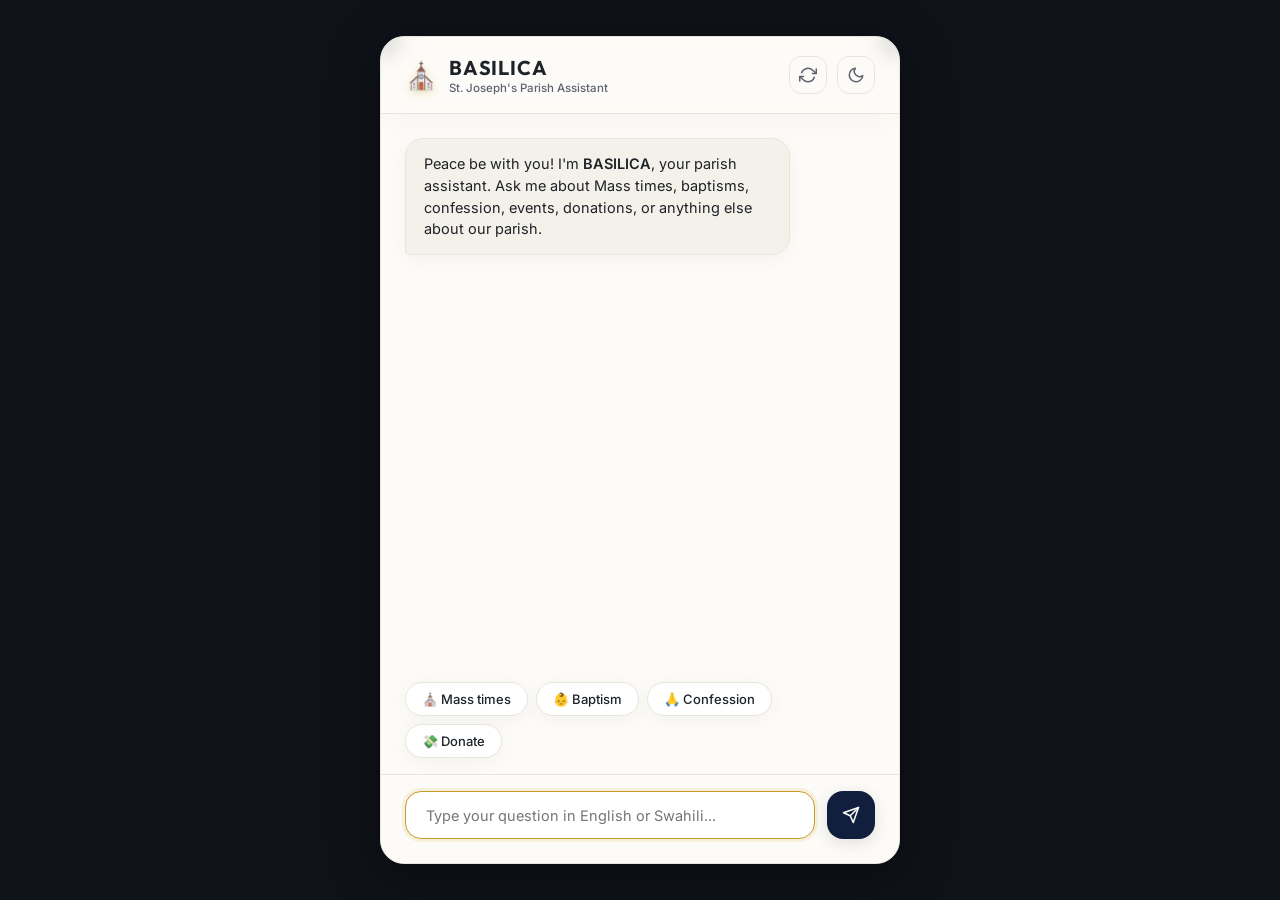
<file: frontend/index.html>
<!DOCTYPE html>
<html lang="en">
<head>
  <meta charset="UTF-8">
  <meta name="viewport" content="width=device-width, initial-scale=1.0">
  <meta name="description" content="BASILICA — Premium Parish Conversational Assistant for Mass times, sacraments, events, and donations.">
  <title>BASILICA — Parish Assistant</title>
  
  <!-- Modern Fonts -->
  <link rel="preconnect" href="https://fonts.googleapis.com">
  <link rel="preconnect" href="https://fonts.gstatic.com" crossorigin>
  <link href="https://fonts.googleapis.com/css2?family=Inter:wght@400;500;600&family=Outfit:wght@400;600;700&display=swap" rel="stylesheet">
  
  <!-- CSS Stylesheet -->
  <link rel="stylesheet" href="style.css">
</head>
<body>
  <div class="app-container">
    <!-- Header -->
    <header class="app-header">
      <div class="header-logo">
        <span class="icon-church" aria-hidden="true">⛪</span>
        <div class="header-text">
          <h1>BASILICA</h1>
          <p>St. Joseph's Parish Assistant</p>
        </div>
      </div>
      
      <!-- Actions (Theme Toggle & Reset) -->
      <div class="header-actions">
        <button id="resetSessionBtn" class="action-btn" title="Reset Conversation" aria-label="Reset Conversation">
          <svg xmlns="http://www.w3.org/2000/svg" viewBox="0 0 24 24" fill="none" stroke="currentColor" stroke-width="2" stroke-linecap="round" stroke-linejoin="round" class="feather"><polyline points="23 4 23 10 18 10"></polyline><polyline points="1 20 1 14 6 14"></polyline><path d="M3.51 9a9 9 0 0 1 14.85-3.36L23 10M1 14l4.64 4.36A9 9 0 0 0 20.49 15"></path></svg>
        </button>
        <button id="themeToggleBtn" class="action-btn" title="Toggle Theme" aria-label="Toggle Theme">
          <svg id="themeMoonIcon" xmlns="http://www.w3.org/2000/svg" viewBox="0 0 24 24" fill="none" stroke="currentColor" stroke-width="2" stroke-linecap="round" stroke-linejoin="round" class="feather"><path d="M21 12.79A9 9 0 1 1 11.21 3 7 7 0 0 0 21 12.79z"></path></svg>
          <svg id="themeSunIcon" xmlns="http://www.w3.org/2000/svg" viewBox="0 0 24 24" fill="none" stroke="currentColor" stroke-width="2" stroke-linecap="round" stroke-linejoin="round" class="feather" style="display:none;"><circle cx="12" cy="12" r="5"></circle><line x1="12" y1="1" x2="12" y2="3"></line><line x1="12" y1="21" x2="12" y2="23"></line><line x1="4.22" y1="4.22" x2="5.64" y2="5.64"></line><line x1="18.36" y1="18.36" x2="19.78" y2="19.78"></line><line x1="1" y1="12" x2="3" y2="12"></line><line x1="21" y1="12" x2="23" y2="12"></line><line x1="4.22" y1="19.78" x2="5.64" y2="18.36"></line><line x1="18.36" y1="5.64" x2="19.78" y2="4.22"></line></svg>
        </button>
      </div>
    </header>

    <!-- Server Warm-up Status Banner -->
    <div class="status-banner" id="statusBanner" role="alert">
      <span class="pulse-indicator"></span>
      Waking up the server — first reply may take up to a minute...
    </div>

    <!-- Chat Area -->
    <main class="chat-area" id="chatArea" aria-label="Chat messages log">
      <div class="message-bubble bot-message">
        <div class="bubble-content">
          <p>Peace be with you! I'm <strong>BASILICA</strong>, your parish assistant. Ask me about Mass times, baptisms, confession, events, donations, or anything else about our parish.</p>
        </div>
      </div>
    </main>

    <!-- Interactive suggestions chips -->
    <section class="suggestions-section" aria-label="Suggested Questions">
      <button class="chip-btn" onclick="askQuestion('What time is Sunday Mass?')">⛪ Mass times</button>
      <button class="chip-btn" onclick="askQuestion('How do I book a baptism?')">👶 Baptism</button>
      <button class="chip-btn" onclick="askQuestion('When is confession?')">🙏 Confession</button>
      <button class="chip-btn" onclick="askQuestion('How do I donate via M-Pesa?')">💸 Donate</button>
    </section>

    <!-- Input Form Footer -->
    <footer class="app-footer">
      <form id="chatForm">
        <input type="text" id="questionInput" placeholder="Type your question in English or Swahili..." autocomplete="off" required aria-label="Type your parish question" />
        <button type="submit" id="sendBtn" aria-label="Send message">
          <svg xmlns="http://www.w3.org/2000/svg" viewBox="0 0 24 24" fill="none" stroke="currentColor" stroke-width="2" stroke-linecap="round" stroke-linejoin="round" class="feather"><line x1="22" y1="2" x2="11" y2="13"></line><polygon points="22 2 15 22 11 13 2 9 22 2"></polygon></svg>
        </button>
      </form>
    </footer>

    <!-- Toast Notifications Container -->
    <div id="toastContainer" class="toast-container" aria-live="polite"></div>
  </div>

  <!-- JS Logic -->
  <script src="app.js"></script>
</body>
</html>
</file>
<file: frontend/style.css>
/* ==========================================
   BASILICA Modern Design System (CSS)
   ========================================== */

   :root {
    /* Color Palette - Light Mode (Warm Liturgical & Gold) */
    --primary: #121E3D;          /* Deep Cathedral Navy */
    --primary-light: #1D2F5F;
    --gold: #C59B27;             /* Liturgical Gold Accent */
    --gold-light: #F4E8C1;
    --bg-app: #FDFBF7;           /* Warm Parchment Background */
    --bg-card: #FFFFFF;          /* Pure White Card */
    --text-primary: #1E2229;     /* Deep Slate / Dark Text */
    --text-secondary: #5C6270;   /* Muted Slate Text */
    --border-color: #E8E5DD;     /* Muted Parchment Borders */
    --bubble-bot: #F4F1EA;       /* Muted Bot Bubble */
    --bubble-bot-text: #1E2229;
    --bubble-user: #121E3D;      /* Deep Navy User Bubble */
    --bubble-user-text: #FFFFFF;
    --shadow-soft: 0 4px 20px rgba(18, 30, 61, 0.04);
    --shadow-header: 0 4px 30px rgba(18, 30, 61, 0.03);
    --font-heading: 'Outfit', -apple-system, BlinkMacSystemFont, "Segoe UI", Roboto, sans-serif;
    --font-body: 'Inter', -apple-system, BlinkMacSystemFont, "Segoe UI", Roboto, sans-serif;
  }
  
  [data-theme="dark"] {
    /* Color Palette - Dark Mode (Mystic Liturgical Night) */
    --primary: #D4AF37;          /* Gold becomes Primary Text Accent */
    --primary-light: #E5C35E;
    --gold: #D4AF37;
    --gold-light: #3D3516;
    --bg-app: #0B0E14;           /* Dark Obsidian Blue */
    --bg-card: #131822;          /* Midnight Card Background */
    --text-primary: #F0F2F5;     /* Warm Ivory Light Text */
    --text-secondary: #9098A6;   /* Muted Gray Text */
    --border-color: #1F2836;
    --bubble-bot: #1C2333;       /* Midnight Blue Bot Bubble */
    --bubble-bot-text: #F0F2F5;
    --bubble-user: #D4AF37;      /* Gold User Bubble */
    --bubble-user-text: #0B0E14;
    --shadow-soft: 0 8px 32px rgba(0, 0, 0, 0.3);
    --shadow-header: 0 4px 30px rgba(0, 0, 0, 0.2);
  }
  
  /* Reset and Defaults */
  * {
    box-sizing: border-box;
    margin: 0;
    padding: 0;
    transition: background-color 0.3s ease, border-color 0.3s ease;
  }
  
  body {
    background-color: #0F1219; /* Center app nicely in deep charcoal background */
    font-family: var(--font-body);
    color: var(--text-primary);
    display: flex;
    justify-content: center;
    align-items: center;
    min-height: 100vh;
    overflow: hidden;
  }
  
  /* Main Container Framework */
  .app-container {
    background-color: var(--bg-app);
    width: 100%;
    max-width: 520px;
    height: 100vh;
    display: flex;
    flex-direction: column;
    position: relative;
    box-shadow: 0 10px 50px rgba(0,0,0,0.4);
    overflow: hidden;
  }
  
  @media (min-width: 521px) {
    .app-container {
      height: 92vh;
      border-radius: 24px;
      border: 1px solid var(--border-color);
    }
  }
  
  /* Glassmorphism Header */
  .app-header {
    background-color: rgba(var(--bg-card), 0.7);
    backdrop-filter: blur(12px);
    -webkit-backdrop-filter: blur(12px);
    border-bottom: 1px solid var(--border-color);
    padding: 18px 24px;
    display: flex;
    justify-content: space-between;
    align-items: center;
    z-index: 10;
    box-shadow: var(--shadow-header);
  }
  
  .header-logo {
    display: flex;
    align-items: center;
    gap: 12px;
  }
  
  .icon-church {
    font-size: 26px;
    filter: drop-shadow(0 2px 4px rgba(197, 155, 39, 0.3));
  }
  
  .header-text h1 {
    font-family: var(--font-heading);
    font-size: 20px;
    font-weight: 700;
    letter-spacing: 0.8px;
    color: var(--text-primary);
  }
  
  .header-text p {
    font-size: 11.5px;
    color: var(--text-secondary);
    font-weight: 500;
    margin-top: 1px;
  }
  
  /* Actions Layer */
  .header-actions {
    display: flex;
    gap: 10px;
  }
  
  .action-btn {
    background: none;
    border: 1px solid var(--border-color);
    border-radius: 12px;
    width: 38px;
    height: 38px;
    display: flex;
    justify-content: center;
    align-items: center;
    color: var(--text-secondary);
    cursor: pointer;
    transition: all 0.2s cubic-bezier(0.4, 0, 0.2, 1);
  }
  
  .action-btn:hover {
    color: var(--gold);
    border-color: var(--gold);
    background-color: rgba(197, 155, 39, 0.05);
    transform: scale(1.05);
  }
  
  .action-btn svg {
    width: 18px;
    height: 18px;
  }
  
  /* Status Banner */
  .status-banner {
    background-color: rgba(197, 155, 39, 0.1);
    border-bottom: 1px solid rgba(197, 155, 39, 0.2);
    color: var(--gold);
    font-size: 12px;
    font-weight: 500;
    padding: 10px 16px;
    display: flex;
    align-items: center;
    gap: 10px;
    animation: slideDown 0.3s ease-out;
    display: none;
  }
  
  .pulse-indicator {
    width: 8px;
    height: 8px;
    border-radius: 50%;
    background-color: var(--gold);
    box-shadow: 0 0 0 0 rgba(197, 155, 39, 0.4);
    animation: pulse 1.6s infinite;
  }
  
  @keyframes pulse {
    0% { transform: scale(0.95); box-shadow: 0 0 0 0 rgba(197, 155, 39, 0.5); }
    70% { transform: scale(1); box-shadow: 0 0 0 8px rgba(197, 155, 39, 0); }
    100% { transform: scale(0.95); box-shadow: 0 0 0 0 rgba(197, 155, 39, 0); }
  }
  
  /* Chat Log Layout */
  .chat-area {
    flex: 1;
    overflow-y: auto;
    padding: 24px;
    display: flex;
    flex-direction: column;
    gap: 16px;
    scroll-behavior: smooth;
  }
  
  /* Scrollbar Aesthetics */
  .chat-area::-webkit-scrollbar {
    width: 6px;
  }
  .chat-area::-webkit-scrollbar-track {
    background: transparent;
  }
  .chat-area::-webkit-scrollbar-thumb {
    background: var(--border-color);
    border-radius: 10px;
  }
  
  /* Message Bubble Design */
  .message-bubble {
    display: flex;
    flex-direction: column;
    max-width: 82%;
    animation: messageEntry 0.35s cubic-bezier(0.18, 0.89, 0.32, 1.28) both;
  }
  
  .bot-message {
    align-self: flex-start;
  }
  
  .bot-message .bubble-content {
    background-color: var(--bubble-bot);
    color: var(--bubble-bot-text);
    border-radius: 18px 18px 18px 4px;
    border: 1px solid var(--border-color);
    padding: 14px 18px;
    box-shadow: var(--shadow-soft);
  }
  
  .user-message {
    align-self: flex-end;
  }
  
  .user-message .bubble-content {
    background-color: var(--bubble-user);
    color: var(--bubble-user-text);
    border-radius: 18px 18px 4px 18px;
    padding: 14px 18px;
    box-shadow: 0 4px 15px rgba(18, 30, 61, 0.1);
  }
  
  .bubble-content p {
    font-size: 14.5px;
    line-height: 1.5;
    word-break: break-word;
  }
  
  /* Rich components formatting */
  .bubble-content p strong {
    font-weight: 600;
  }
  
  .meta-info {
    font-size: 10.5px;
    color: var(--text-secondary);
    margin-top: 6px;
    align-self: flex-start;
    padding-left: 4px;
    opacity: 0.7;
  }
  
  .user-message .meta-info {
    align-self: flex-end;
    padding-right: 4px;
  }
  
  /* Custom interactive copy card for M-pesa Paybill details */
  .mpesa-card {
    background: linear-gradient(135deg, #1E3D2F, #0E1F16);
    color: #E2F0EA;
    border-radius: 14px;
    padding: 14px 16px;
    margin-top: 10px;
    border: 1px solid #2B5743;
    box-shadow: 0 4px 12px rgba(0,0,0,0.15);
  }
  
  .mpesa-title {
    font-size: 11px;
    letter-spacing: 0.5px;
    text-transform: uppercase;
    color: #4CAF50;
    font-weight: 700;
    margin-bottom: 4px;
  }
  
  .mpesa-details {
    font-size: 13.5px;
    font-weight: 600;
    margin-bottom: 10px;
  }
  
  .mpesa-copy-btn {
    background-color: rgba(76, 175, 80, 0.15);
    border: 1px solid #4CAF50;
    color: #81C784;
    border-radius: 8px;
    padding: 6px 12px;
    font-size: 11px;
    font-weight: 600;
    cursor: pointer;
    transition: all 0.2s;
    display: inline-flex;
    align-items: center;
    gap: 6px;
  }
  
  .mpesa-copy-btn:hover {
    background-color: #4CAF50;
    color: #0E1F16;
  }
  
  /* Animated Typing Indicator */
  .typing-bubble {
    align-self: flex-start;
    background-color: var(--bubble-bot);
    border: 1px solid var(--border-color);
    border-radius: 18px 18px 18px 4px;
    padding: 14px 20px;
    display: flex;
    gap: 5px;
    align-items: center;
    box-shadow: var(--shadow-soft);
  }
  
  .typing-bubble span {
    width: 7px;
    height: 7px;
    background-color: var(--text-secondary);
    border-radius: 50%;
    animation: dots 1.2s infinite;
    opacity: 0.4;
  }
  
  .typing-bubble span:nth-child(2) { animation-delay: 0.2s; }
  .typing-bubble span:nth-child(3) { animation-delay: 0.4s; }
  
  @keyframes dots {
    0%, 100% { transform: translateY(0); opacity: 0.4; }
    50% { transform: translateY(-4px); opacity: 1; }
  }
  
  /* Suggestion Chips Section */
  .suggestions-section {
    display: flex;
    flex-wrap: wrap;
    gap: 8px;
    padding: 0 24px 16px;
    animation: fadeIn 0.4s ease-out;
  }
  
  .chip-btn {
    background-color: var(--bg-card);
    border: 1px solid var(--border-color);
    color: var(--text-primary);
    font-family: var(--font-body);
    font-size: 13px;
    font-weight: 500;
    padding: 8px 16px;
    border-radius: 20px;
    cursor: pointer;
    transition: all 0.2s ease;
    box-shadow: var(--shadow-soft);
  }
  
  .chip-btn:hover {
    background-color: rgba(197, 155, 39, 0.06);
    border-color: var(--gold);
    color: var(--gold);
    transform: translateY(-1.5px);
  }
  
  /* Chat Form Footer */
  .app-footer {
    padding: 16px 24px 24px;
    background-color: var(--bg-app);
    border-top: 1px solid var(--border-color);
  }
  
  #chatForm {
    display: flex;
    gap: 12px;
  }
  
  #questionInput {
    flex: 1;
    background-color: var(--bg-card);
    border: 1px solid var(--border-color);
    color: var(--text-primary);
    font-family: var(--font-body);
    font-size: 14.5px;
    padding: 14px 20px;
    border-radius: 16px;
    outline: none;
    box-shadow: var(--shadow-soft);
    transition: all 0.2s;
  }
  
  #questionInput:focus {
    border-color: var(--gold);
    box-shadow: 0 0 0 3px rgba(197, 155, 39, 0.12);
  }
  
  #sendBtn {
    background-color: var(--primary);
    border: none;
    border-radius: 16px;
    width: 48px;
    height: 48px;
    display: flex;
    justify-content: center;
    align-items: center;
    color: white;
    cursor: pointer;
    box-shadow: 0 4px 15px rgba(18, 30, 61, 0.12);
    transition: all 0.2s;
  }
  
  #sendBtn:hover {
    background-color: var(--primary-light);
    transform: scale(1.03);
  }
  
  #sendBtn:active {
    transform: scale(0.97);
  }
  
  #sendBtn svg {
    width: 18px;
    height: 18px;
  }
  
  /* Skeleton Loading effect */
  .skeleton-loader {
    width: 100%;
    height: 14px;
    background: linear-gradient(90deg, var(--border-color) 25%, var(--bubble-bot) 50%, var(--border-color) 75%);
    background-size: 200% 100%;
    animation: loadingSweep 1.5s infinite;
    border-radius: 4px;
    margin-bottom: 8px;
  }
  
  .skeleton-loader.short { width: 60%; }
  
  @keyframes loadingSweep {
    0% { background-position: 200% 0; }
    100% { background-position: -200% 0; }
  }
  
  /* Toast Notification Panel */
  .toast-container {
    position: absolute;
    bottom: 96px;
    left: 24px;
    right: 24px;
    display: flex;
    flex-direction: column;
    gap: 10px;
    z-index: 100;
  }
  
  .toast {
    background-color: #1E2229;
    color: white;
    padding: 12px 16px;
    border-radius: 12px;
    font-size: 13px;
    font-weight: 500;
    box-shadow: 0 8px 30px rgba(0,0,0,0.3);
    display: flex;
    align-items: center;
    justify-content: space-between;
    animation: toastEntry 0.3s cubic-bezier(0.18, 0.89, 0.32, 1.28) both;
  }
  
  .toast.error {
    background-color: #C62828;
    border-left: 4px solid #FF8A80;
  }
  
  /* Keyframes Animation Engines */
  @keyframes messageEntry {
    from { opacity: 0; transform: translateY(12px) scale(0.98); }
    to { opacity: 1; transform: translateY(0) scale(1); }
  }
  
  @keyframes slideDown {
    from { transform: translateY(-100%); opacity: 0; }
    to { transform: translateY(0); opacity: 1; }
  }
  
  @keyframes toastEntry {
    from { opacity: 0; transform: translateY(20px); }
    to { opacity: 1; transform: translateY(0); }
  }
  
  @keyframes fadeIn {
    from { opacity: 0; }
    to { opacity: 1; }
  }
</file>
